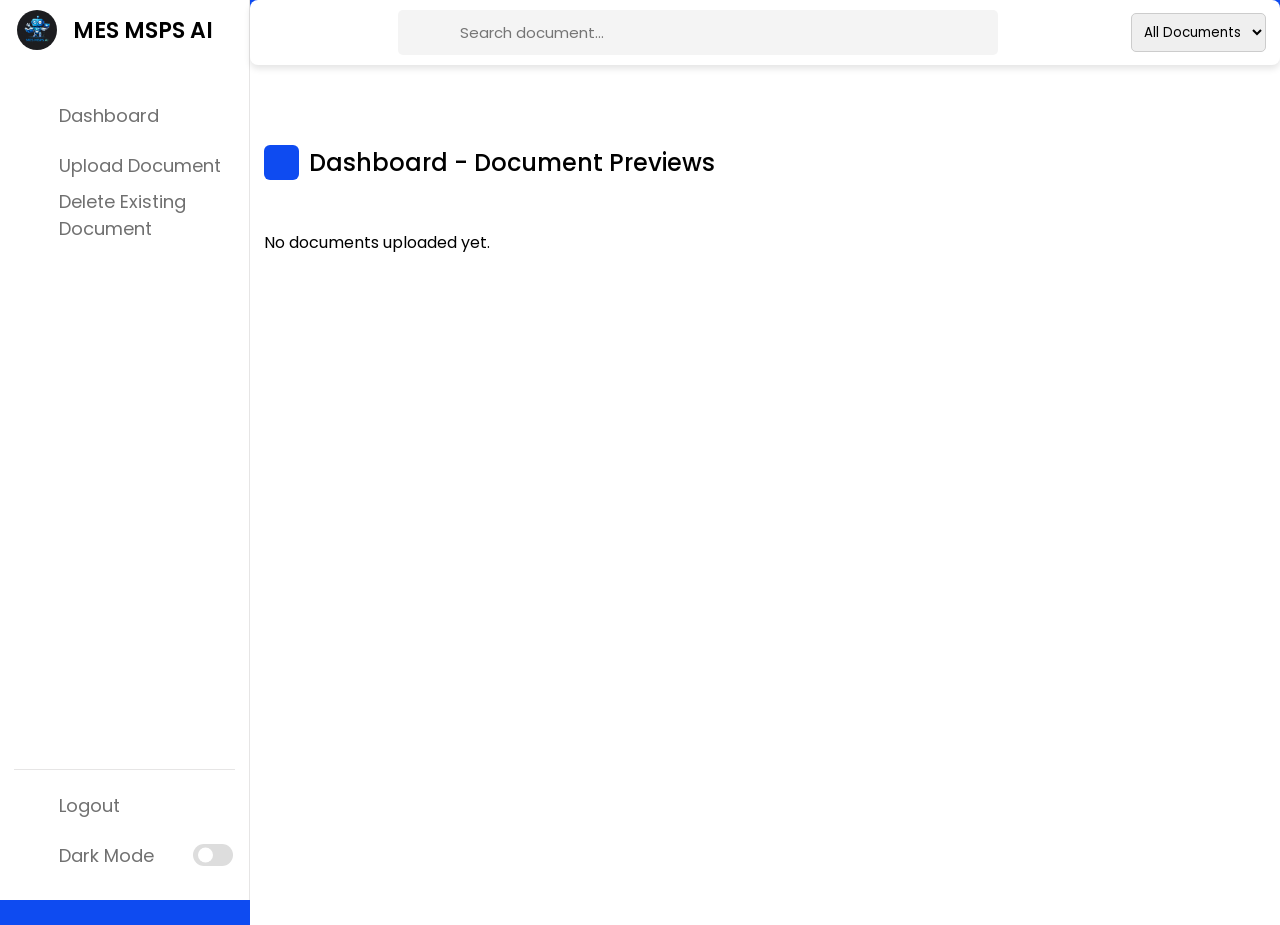
<file: AI_Campus_Assistant( RAG- Based )/admin2.html>
x   <!DOCTYPE html>
<html lang="en">
<head>
    <meta charset="UTF-8">
    <meta http-equiv="X-UA-Compatible" content="IE=edge">
    <meta name="viewport" content="width=device-width, initial-scale=1.0">

    <link rel="stylesheet" href="css/admin.css">
    <link rel="stylesheet" href="https://unicons.iconscout.com/release/v4.0.0/css/line.css">

    <title>MES MSPS AI Admin Dashboard</title>

    <style>
        /* CSS specifically for the new dynamic views */
        .view-section {
            display: none; /* Hidden by default */
            animation: fadeIn 0.3s ease-in-out;
        }
        .view-section.active {
            display: block; /* Show active section */
        }
        @keyframes fadeIn {
            from { opacity: 0; }
            to { opacity: 1; }
        }

        /* Top Bar Styling (Added Filter Support) */
        .top {
            display: flex;
            align-items: center;
            justify-content: space-between;
            background: #fff;
            padding: 10px 20px;
            border-radius: 8px;
            box-shadow: 0 4px 6px rgba(0,0,0,0.1);
            margin-bottom: 20px;
        }
        .top .search-box {
            display: flex;
            align-items: center;
            background: #f4f4f4;
            padding: 8px 12px;
            border-radius: 5px;
            flex-grow: 1;
            margin: 0 20px;
            max-width: 600px;
            min-width: 0;
        }
        .top .search-box i {
            margin-right: 8px;
            color: #666;
            font-size: 18px;
        }
        .top .search-box input {
            border: none;
            background: transparent;
            outline: none;
            margin: 0;
            width: 100%;
            flex-grow: 1;
            font-size: 15px;
        }
        .top .search-box .search-btn {
            background: transparent;
            border: none;
            color: #666;
            cursor: pointer;
            padding: 6px;
            border-radius: 3px;
            transition: background-color 0.2s;
            display: flex;
            align-items: center;
            justify-content: center;
        }
        .top .search-box .search-btn:hover {
            background-color: rgba(0,0,0,0.08);
        }
        .filter-box select {
            padding: 8px;
            border: 1px solid #ccc;
            border-radius: 5px;
            outline: none;
            cursor: pointer;
        }

        /* Document Grid & Previews */
        .doc-grid {
            display: grid;
            grid-template-columns: repeat(auto-fill, minmax(200px, 1fr));
            gap: 20px;
            margin-top: 20px;
        }
        .doc-card {
            background: #fff;
            padding: 10px;
            border-radius: 8px;
            box-shadow: 0 4px 6px rgba(0,0,0,0.1);
            text-align: center;
        }
        .doc-preview {
            width: 100%;
            height: 150px;
            object-fit: cover;
            border-radius: 4px;
            background-color: #f4f4f4;
            margin-bottom: 10px;
            border: none;
        }
        .doc-card p {
            font-size: 14px;
            white-space: nowrap;
            overflow: hidden;
            text-overflow: ellipsis;
        }
        
        /* Buttons & Forms */
        .btn {
            padding: 10px 15px;
            border: none;
            border-radius: 5px;
            cursor: pointer;
            color: #fff;
            margin-top: 10px;
            transition: 0.3s;
        }
        .btn-primary { background: #0e4bf1; }
        .btn-primary:hover { background: #0b3bc1; }
        .btn-danger { background: #e74c3c; }
        .btn-danger:hover { background: #c0392b; }
        
        .upload-container {
            margin-top: 20px;
            padding: 20px;
            background: #fff;
            border-radius: 8px;
            box-shadow: 0 4px 6px rgba(0,0,0,0.1);
        }
        #file-input { margin-bottom: 15px; }
        #temp-preview-container { margin-top: 15px; display: none; }

        /* Success Toast Animation */
        #toast {
            visibility: hidden;
            min-width: 250px;
            background-color: #2ecc71;
            color: #fff;
            text-align: center;
            border-radius: 5px;
            padding: 16px;
            position: fixed;
            z-index: 1000;
            left: 50%;
            bottom: 30px;
            transform: translateX(-50%);
            box-shadow: 0 4px 6px rgba(0,0,0,0.2);
            font-weight: bold;
        }
        #toast.show {
            visibility: visible;
            animation: slideUp 0.5s, fadeOut 0.5s 2.5s;
        }
        @keyframes slideUp {
            from {bottom: 0; opacity: 0;}
            to {bottom: 30px; opacity: 1;}
        }
        @keyframes fadeOut {
            from {bottom: 30px; opacity: 1;}
            to {bottom: 0; opacity: 0;}
        }
    </style>
</head>

<body>

<nav>
    <div class="logo-name">
        <div class="logo-image">
            <img src="images/logo.png" alt="MES MSPS AI Logo">
        </div>
        <span class="logo_name">MES MSPS AI</span>
    </div>

    <div class="menu-items">
        <ul class="nav-links">
            <li>
                <a href="#" onclick="switchView('dashboard')">
                    <i class="uil uil-estate"></i>
                    <span class="link-name">Dashboard</span>
                </a>
            </li>
            <li>
                <a href="#" onclick="switchView('upload')">
                    <i class="uil uil-upload"></i>
                    <span class="link-name">Upload Document</span>
                </a>
            </li>
            <li>
                <a href="#" onclick="switchView('delete')">
                    <i class="uil uil-trash"></i>
                    <span class="link-name">Delete Existing Document</span>
                </a>
            </li>
        </ul>

        <ul class="logout-mode">
            <li>
                <a href="index.html">
                    <i class="uil uil-signout"></i>
                    <span class="link-name">Logout</span>
                </a>
            </li>
            <li class="mode">
                <a href="#">
                    <i class="uil uil-moon"></i>
                    <span class="link-name">Dark Mode</span>
                </a>
                <div class="mode-toggle">
                    <span class="switch"></span>
                </div>
            </li>
        </ul>
    </div>
</nav>

<section class="dashboard">
    <div class="top">
        <i class="uil uil-bars sidebar-toggle"></i>
        
        <div class="search-box">
            <i class="uil uil-search"></i>
            <input type="text" id="search-input" placeholder="Search document...">
            <button type="button" onclick="filterDocuments()" class="search-btn">
                <i class="uil uil-search"></i>
            </button>
        </div>
        
        <div class="filter-box">
            <select id="doc-filter" onchange="filterDocuments()">
                <option value="all">All Documents</option>
                <option value="pdf">PDFs Only</option>
                <option href="#" value="image">View all notes</option>
            </select>
        </div>
    </div>

    <div class="dash-content">

        <div id="view-dashboard" class="view-section active">
            <div class="overview">
                <div class="title">
                    <i class="uil uil-tachometer-fast-alt"></i>
                    <span class="text">Dashboard - Document Previews</span>
                </div>
                <div id="dashboard-docs-list" class="doc-grid">
                    <p style="margin-top:20px;">No documents uploaded yet.</p>
                </div>
            </div>
        </div>

        <div id="view-upload" class="view-section">
            <div class="overview">
                <div class="title">
                    <i class="uil uil-upload"></i>
                    <span class="text">Upload New Document</span>
                </div>
                
                <div class="upload-container">
                    <input type="file" id="file-input" accept="image/*,application/pdf" onchange="previewSelectedFile(event)">
                    
                    <div id="temp-preview-container">
                        <p><strong>Preview:</strong></p>
                        <iframe id="temp-preview" class="doc-preview" src=""></iframe>
                    </div>

                    <button class="btn btn-primary" onclick="uploadDocument()">Upload to Server</button>
                </div>
            </div>
        </div>

        <div id="view-delete" class="view-section">
            <div class="overview">
                <div class="title">
                    <i class="uil uil-trash"></i>
                    <span class="text">Delete Documents</span>
                </div>
                <div id="delete-docs-list" class="doc-grid">
                    <p style="margin-top:20px;">No documents to delete.</p>
                </div>
            </div>
        </div>

    </div>
</section>

<div id="toast">Document uploaded successfully!</div>

<script>
    const SERVER_URL = 'http://127.0.0.1:5000';
    let uploadedDocuments = [];

    window.onload = () => {
        fetchDocuments();
    };

    function switchView(viewName) {
        document.querySelectorAll('.view-section').forEach(el => {
            el.classList.remove('active');
        });
        document.getElementById(`view-${viewName}`).classList.add('active');

        if(viewName === 'dashboard' || viewName === 'delete') {
            fetchDocuments(); 
        }
    }

    function previewSelectedFile(event) {
        const file = event.target.files[0];
        const previewContainer = document.getElementById('temp-preview-container');
        const previewElement = document.getElementById('temp-preview');

        if (file) {
            const fileURL = URL.createObjectURL(file);
            previewElement.src = fileURL;
            previewContainer.style.display = 'block';
        } else {
            previewContainer.style.display = 'none';
        }
    }

    // Displays the success toast animation
    function showSuccessToast(message) {
        const toast = document.getElementById("toast");
        toast.innerText = message;
        toast.classList.add("show");
        
        // Remove the class after 3 seconds so it can be triggered again
        setTimeout(() => {
            toast.classList.remove("show");
        }, 3000);
    }

    async function uploadDocument() {
        const fileInput = document.getElementById('file-input');
        const file = fileInput.files[0];

        if (!file) {
            alert("Please select a document first!");
            return;
        }

        const formData = new FormData();
        formData.append("file", file);

        try {
            const response = await fetch(`${SERVER_URL}/upload`, {
                method: 'POST',
                body: formData
            });

            if (response.ok) {
                // Trigger success animation instead of native alert
                showSuccessToast(`${file.name} uploaded successfully!`);
                
                // Reset form
                fileInput.value = '';
                document.getElementById('temp-preview-container').style.display = 'none';
                document.getElementById('temp-preview').src = '';

                // Switch back to dashboard and refresh the list
                switchView('dashboard');
            } else {
                alert("Failed to upload the document. Check your server.");
            }
        } catch (error) {
            console.error("Upload error:", error);
            alert("Could not connect to the server. Is Python running?");
        }
    }

    async function fetchDocuments() {
        try {
            const response = await fetch(`${SERVER_URL}/files`);
            if (response.ok) {
                uploadedDocuments = await response.json(); 
                filterDocuments(); // Apply any existing search/filters immediately
            }
        } catch (error) {
            console.error("Fetch error:", error);
        }
    }

    // New Function to handle Search and Filtering
    function filterDocuments() {
        const searchQuery = document.getElementById('search-input').value.toLowerCase();
        const filterType = document.getElementById('doc-filter').value;

        const filteredDocs = uploadedDocuments.filter(doc => {
            const matchesSearch = doc.name.toLowerCase().includes(searchQuery);
            let matchesType = true;

            // Simple check by extension
            if (filterType === 'pdf') {
                matchesType = doc.name.toLowerCase().endsWith('.pdf');
            } else if (filterType === 'image') {
                matchesType = doc.name.toLowerCase().match(/\.(jpg|jpeg|png|gif)$/i);
            }

            return matchesSearch && matchesType;
        });

        renderDashboard(filteredDocs);
        renderDeleteView(filteredDocs);
    }

    // Render functions now accept a list of docs (defaulting to the full list if none provided)
    function renderDashboard(docsToRender = uploadedDocuments) {
        const container = document.getElementById('dashboard-docs-list');
        container.innerHTML = ''; 

        if (docsToRender.length === 0) {
            container.innerHTML = '<p>No documents found.</p>';
            return;
        }

        docsToRender.forEach(doc => {
            container.innerHTML += `
                <div class="doc-card">
                    <iframe class="doc-preview" src="${doc.url}"></iframe>
                    <p title="${doc.name}">${doc.name}</p>
                </div>
            `;
        });
    }

    function renderDeleteView(docsToRender = uploadedDocuments) {
        const container = document.getElementById('delete-docs-list');
        container.innerHTML = ''; 

        if (docsToRender.length === 0) {
            container.innerHTML = '<p>No documents to delete.</p>';
            return;
        }

        docsToRender.forEach(doc => {
            container.innerHTML += `
                <div class="doc-card">
                    <iframe class="doc-preview" src="${doc.url}"></iframe>
                    <p title="${doc.name}">${doc.name}</p>
                    <button class="btn btn-danger" onclick="deleteDocument('${doc.name}')">Delete</button>
                </div>
            `;
        });
    }

    async function deleteDocument(filename) {
        if (confirm(`Are you sure you want to permanently delete ${filename}?`)) {
            try {
                const response = await fetch(`${SERVER_URL}/delete/${filename}`, {
                    method: 'DELETE'
                });

                if (response.ok) {
                    fetchDocuments();
                } else {
                    alert("Failed to delete the document.");
                }
            } catch (error) {
                console.error("Delete error:", error);
                alert("Could not connect to the server.");
            }
        }
    }
</script>

<script src="js/admin.js"></script>

</body>
</html>
</file>
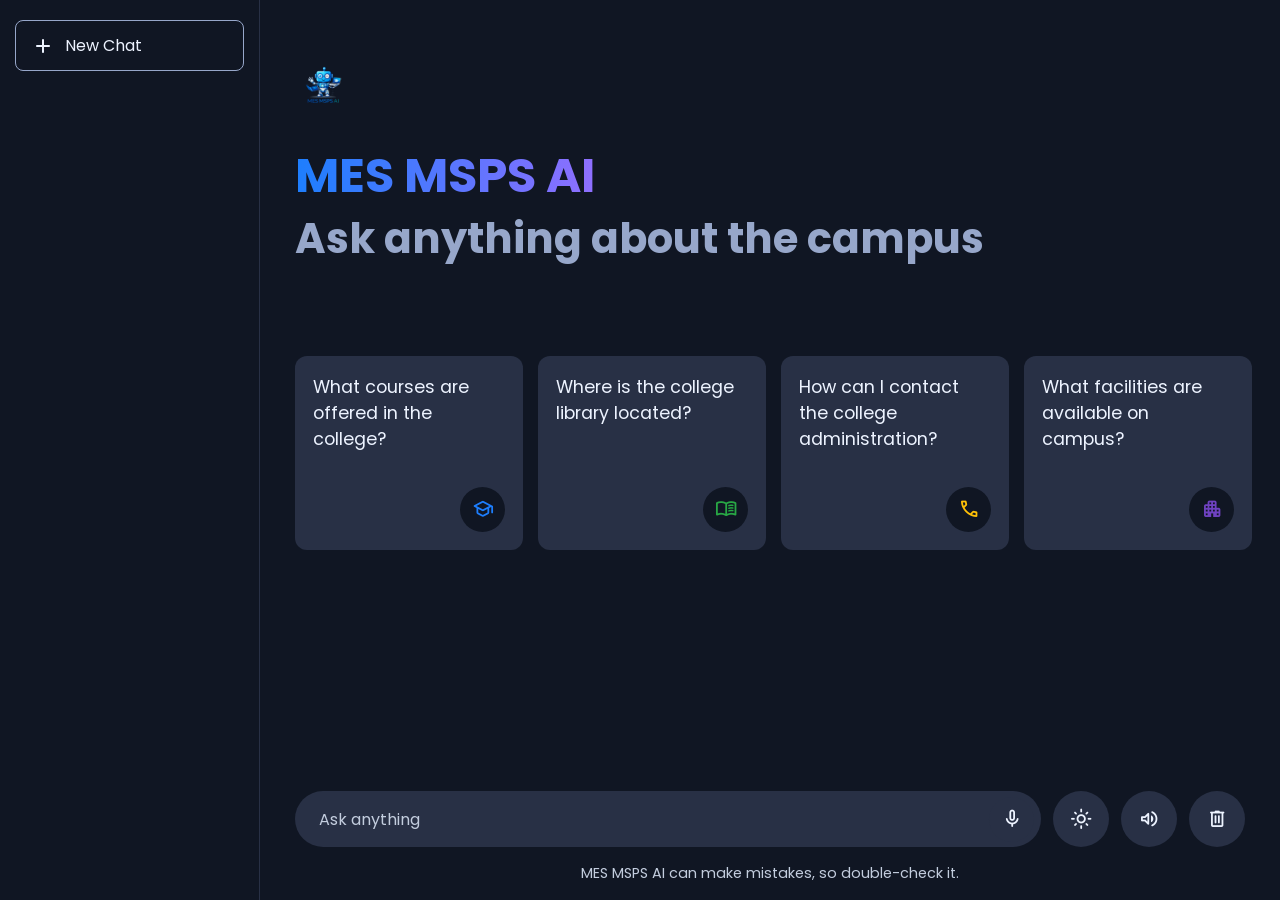
<file: AI_Campus_Assistant( RAG- Based )/chat.html>
<!DOCTYPE html>
<html lang="en">
  <head>
    <meta charset="UTF-8" />
    <meta name="viewport" content="width=device-width, initial-scale=1.0" />
    <title>MES MSPS AI Assistant</title>
    <link rel="stylesheet" href="https://fonts.googleapis.com/css2?family=Material+Symbols+Rounded:opsz,wght,FILL,GRAD@32,400,0,0" />
    <link rel="stylesheet" href="chat.css" />
  </head>
  <body>
    <aside class="sidebar">
      <button id="new-chat-btn" class="new-chat-btn">
        <span class="material-symbols-rounded">add</span>
        New Chat
      </button>
      <div class="chat-history-list">
        </div>
    </aside>

    <main class="main-content">
      <div class="container">
        <header class="app-header">
          <img class="header-logo" src="images/logo_project.png" alt="MES MSPS AI Logo" />
          <h1 class="heading">MES MSPS AI</h1>
          <h4 class="sub-heading">Ask anything about the campus</h4>
        </header>

        <ul class="suggestions">
          <li class="suggestions-item">
            <p class="text">What courses are offered in the college?</p>
            <span class="icon material-symbols-rounded">school</span>
          </li>
          <li class="suggestions-item">
            <p class="text">Where is the college library located?</p>
            <span class="icon material-symbols-rounded">menu_book</span>
          </li>
          <li class="suggestions-item">
            <p class="text">How can I contact the college administration?</p>
            <span class="icon material-symbols-rounded">call</span>
          </li>
          <li class="suggestions-item">
            <p class="text">What facilities are available on campus?</p>
            <span class="icon material-symbols-rounded">apartment</span>
          </li>
        </ul>

        <div class="chats-container"></div>

        <div class="prompt-container">
          <div class="prompt-wrapper">
            <form action="#" class="prompt-form">
              <input type="text" placeholder="Ask anything" class="prompt-input" required />
              <div class="prompt-actions">
                <button id="mic-btn" type="button" class="material-symbols-rounded" title="Voice input">mic</button>
                <button id="stop-response-btn" type="button" class="material-symbols-rounded">stop_circle</button>
                <button id="send-prompt-btn" class="material-symbols-rounded">arrow_upward</button>
              </div>
            </form>
            <button id="theme-toggle-btn" class="material-symbols-rounded">light_mode</button>
            <button id="voice-toggle-btn" class="material-symbols-rounded" title="Toggle voice output">volume_up</button>
            <button id="delete-chats-btn" class="material-symbols-rounded">delete</button>
          </div>
          <p class="disclaimer-text">MES MSPS AI can make mistakes, so double-check it.</p>
        </div>
      </div>
    </main>
    <script src="chat.js"></script>
  </body>
</html>
</file>
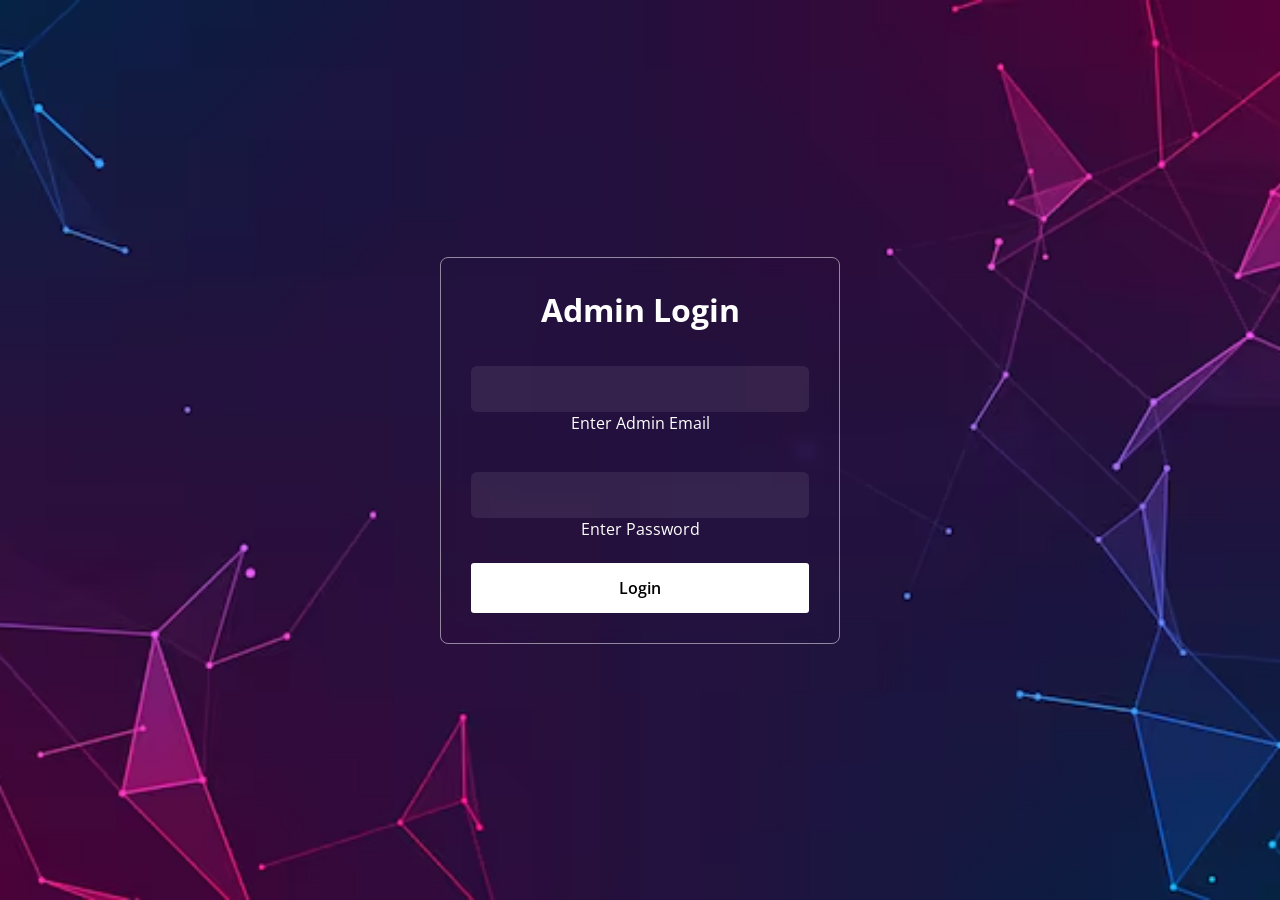
<file: AI_Campus_Assistant( RAG- Based )/login.html>
<!DOCTYPE html>
<html>
<head>
<meta charset="UTF-8">
<meta name="viewport" content="width=device-width, initial-scale=1.0">
<title>Admin Login</title>
<link rel="stylesheet" href="css/login.css">
</head>

<body>

<div class="wrapper">

<form id="loginForm">

<h2>Admin Login</h2>

<div class="input-field">
<input type="email" id="email" required>
<label>Enter Admin Email</label>
</div>

<div class="input-field">
<input type="password" id="password" required>
<label>Enter Password</label>
</div>

<button type="submit">Login</button>

</form>

</div>

<script>

document.getElementById("loginForm").addEventListener("submit", function(e){

e.preventDefault();

let email = document.getElementById("email").value;
let password = document.getElementById("password").value;

const ADMIN_EMAIL = "admin@mescollege.com";
const ADMIN_PASSWORD = "admin123";

if(email === ADMIN_EMAIL && password === ADMIN_PASSWORD){

window.location.href = "admin2.html";

}
else{

alert("Invalid Email or Password");

}

});

</script>

</body>
</html>
</file>
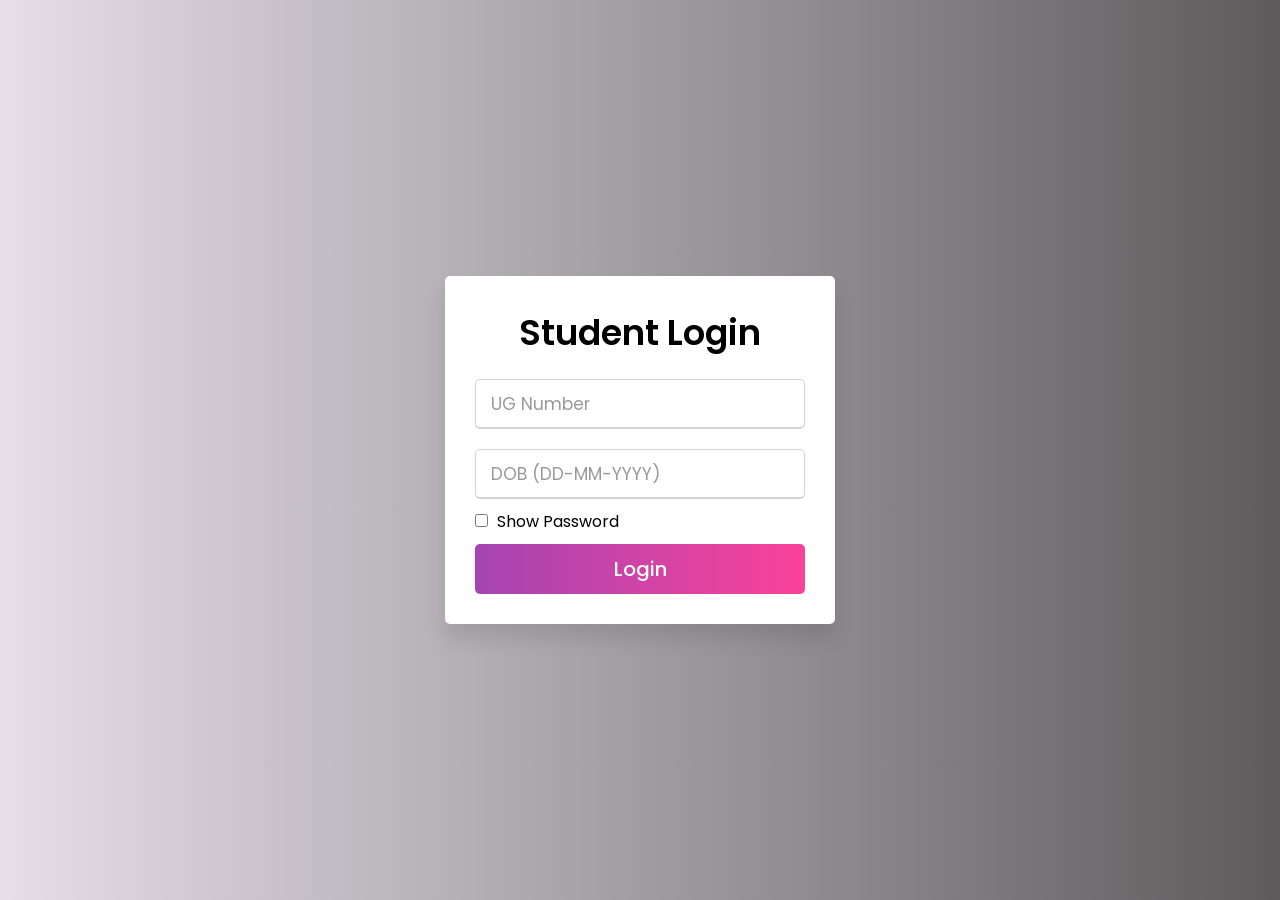
<file: AI_Campus_Assistant( RAG- Based )/student.html>
<!DOCTYPE html>
<html lang="en" dir="ltr">
<head>
   <meta charset="utf-8">
   <title>Student Login</title>
   <link rel="stylesheet" href="css/student.css">
   <meta name="viewport" content="width=device-width, initial-scale=1.0">
</head>
<body>
   <div class="wrapper">
      <div class="title-text">
         <div class="title login">
            Student Login
         </div>
      </div>

      

         <div class="form-inner">
            <!-- LOGIN FORM -->
            <form action="#" class="login" onsubmit="return validateLogin()">
   <div class="field">
      <input type="text" id="ug" placeholder="UG Number" required>
   </div>

   <div class="field">
      <input type="password" id="password" placeholder="DOB (DD-MM-YYYY)" required>
   </div>

   <!-- SHOW PASSWORD -->
   <div style="margin-top:10px;">
      <input type="checkbox" onclick="togglePassword()"> Show Password
   </div>

   <!-- ERROR MESSAGE -->
   <p id="errorMsg" style="color:red; margin-top:10px;"></p>

   <!-- SUBMIT BUTTON -->
   <div class="btn">
      <div class="btn-layer"></div>
      <input type="submit" value="Login">
   </div>
</form>
         </div>
      </div>
   </div>

   <script>
     function togglePassword() {
   const pass = document.getElementById("password");
   pass.type = pass.type === "password" ? "text" : "password";
}

function validateLogin() {
   const ug = document.getElementById("ug").value.trim();
   const password = document.getElementById("password").value.trim();
   const errorMsg = document.getElementById("errorMsg");

   errorMsg.innerText = "";

   // FORMAT VALIDATION
   const ugPattern = /^U\d{2}[A-Z]{2}\d{2}S\d{4}$/;
   const dobPattern = /^\d{2}-\d{2}-\d{4}$/;

   if (!ugPattern.test(ug)) {
      errorMsg.innerText = "Invalid UG format!";
      return false;
   }

   if (!dobPattern.test(password)) {
      errorMsg.innerText = "DOB must be in DD-MM-YYYY format!";
      return false;
   }

   const students = [
      { ug: "U06ME23S0077", dob: "31-03-2006" },
      { ug: "U06ME23SOO69", dob: "04-03-2006" },
      { ug: "U06ME23S0056", dob: "18-08-2005" }
   ];

   const student = students.find(s => s.ug === ug && s.dob === password);

   if (student) {
      errorMsg.style.color = "green";
      errorMsg.innerText = "Login Successful!";
      // Redirect to Google Drive link
      setTimeout(() => {
         window.location.href = "https://drive.google.com/drive/folders/17DnpjSB48an0Npt3doroSqGFjQwM0OBq?usp=sharing";
      }, 1000);
   } else {
      errorMsg.style.color = "red";
      errorMsg.innerText = "Invalid UG Number or Password!";
   }

   return false;
}
      
   </script>
</body>
</html>
</file>
<file: AI_Campus_Assistant( RAG- Based )/css/admin.css>
/* ===== Google Font Import - Poppins ===== */
@import url('https://fonts.googleapis.com/css2?family=Poppins:wght@200;300;400;500;600&display=swap');
*{
    margin: 0;
    padding: 0;
    box-sizing: border-box;
    font-family: 'Poppins', sans-serif;
}
:root{
    /* ===== Colors ===== */
    --primary-color: #0E4BF1;
    --panel-color: #FFF;
    --text-color: #000;
    --black-light-color: #707070;
    --border-color: #e6e5e5;
    --toggle-color: #DDD;
    --box1-color: #4DA3FF;
    --box2-color: #FFE6AC;
    --box3-color: #E7D1FC;
    --title-icon-color: #fff;
    
    /* ====== Transition ====== */
    --tran-05: all 0.5s ease;
    --tran-03: all 0.3s ease;
    --tran-03: all 0.2s ease;
}
body{
    min-height: 100vh;
    background-color: var(--primary-color);
}
body.dark{
    --primary-color: #3A3B3C;
    --panel-color: #242526;
    --text-color: #CCC;
    --black-light-color: #CCC;
    --border-color: #4D4C4C;
    --toggle-color: #FFF;
    --box1-color: #3A3B3C;
    --box2-color: #3A3B3C;
    --box3-color: #3A3B3C;
    --title-icon-color: #CCC;
}
/* === Custom Scroll Bar CSS === */
::-webkit-scrollbar {
    width: 8px;
}
::-webkit-scrollbar-track {
    background: #f1f1f1;
}
::-webkit-scrollbar-thumb {
    background: var(--primary-color);
    border-radius: 12px;
    transition: all 0.3s ease;
}
::-webkit-scrollbar-thumb:hover {
    background: #0b3cc1;
}
body.dark::-webkit-scrollbar-thumb:hover,
body.dark .activity-data::-webkit-scrollbar-thumb:hover{
    background: #3A3B3C;
}
nav{
    position: fixed;
    top: 0;
    left: 0;
    height: 100%;
    width: 250px;
    padding: 10px 14px;
    background-color: var(--panel-color);
    border-right: 1px solid var(--border-color);
    transition: var(--tran-05);
}
nav.close{
    width: 73px;
}
nav .logo-name{
    display: flex;
    align-items: center;
}
nav .logo-image{
    display: flex;
    justify-content: center;
    min-width: 45px;
}
nav .logo-image img{
    width: 40px;
    object-fit: cover;
    border-radius: 50%;
}
nav .logo-name .logo_name{
    font-size: 22px;
    font-weight: 600;
    color: var(--text-color);
    margin-left: 14px;
    transition: var(--tran-05);
}
nav.close .logo_name{
    opacity: 0;
    pointer-events: none;
}
nav .menu-items{
    margin-top: 40px;
    height: calc(100% - 90px);
    display: flex;
    flex-direction: column;
    justify-content: space-between;
}
.menu-items li{
    list-style: none;
}
.menu-items li a{
    display: flex;
    align-items: center;
    height: 50px;
    text-decoration: none;
    position: relative;
}
.nav-links li a:hover:before{
    content: "";
    position: absolute;
    left: -7px;
    height: 5px;
    width: 5px;
    border-radius: 50%;
    background-color: var(--primary-color);
}
body.dark li a:hover:before{
    background-color: var(--text-color);
}
.menu-items li a i{
    font-size: 24px;
    min-width: 45px;
    height: 100%;
    display: flex;
    align-items: center;
    justify-content: center;
    color: var(--black-light-color);
}
.menu-items li a .link-name{
    font-size: 18px;
    font-weight: 400;
    color: var(--black-light-color);    
    transition: var(--tran-05);
}
nav.close li a .link-name{
    opacity: 0;
    pointer-events: none;
}
.nav-links li a:hover i,
.nav-links li a:hover .link-name{
    color: var(--primary-color);
}
body.dark .nav-links li a:hover i,
body.dark .nav-links li a:hover .link-name{
    color: var(--text-color);
}
.menu-items .logout-mode{
    padding-top: 10px;
    border-top: 1px solid var(--border-color);
}
.menu-items .mode{
    display: flex;
    align-items: center;
    white-space: nowrap;
}
.menu-items .mode-toggle{
    position: absolute;
    right: 14px;
    height: 50px;
    min-width: 45px;
    display: flex;
    align-items: center;
    justify-content: center;
    cursor: pointer;
}
.mode-toggle .switch{
    position: relative;
    display: inline-block;
    height: 22px;
    width: 40px;
    border-radius: 25px;
    background-color: var(--toggle-color);
}
.switch:before{
    content: "";
    position: absolute;
    left: 5px;
    top: 50%;
    transform: translateY(-50%);
    height: 15px;
    width: 15px;
    background-color: var(--panel-color);
    border-radius: 50%;
    transition: var(--tran-03);
}
body.dark .switch:before{
    left: 20px;
}
.dashboard{
    position: relative;
    left: 250px;
    background-color: var(--panel-color);
    min-height: 100vh;
    width: calc(100% - 250px);
    padding: 10px 14px;
    transition: var(--tran-05);
}
nav.close ~ .dashboard{
    left: 73px;
    width: calc(100% - 73px);
}
.dashboard .top{
    position: fixed;
    top: 0;
    left: 250px;
    display: flex;
    width: calc(100% - 250px);
    justify-content: space-between;
    align-items: center;
    padding: 10px 14px;
    background-color: var(--panel-color);
    transition: var(--tran-05);
    z-index: 10;
}
nav.close ~ .dashboard .top{
    left: 73px;
    width: calc(100% - 73px);
}
.dashboard .top .sidebar-toggle{
    font-size: 26px;
    color: var(--text-color);
    cursor: pointer;
}
.dashboard .top .search-box{
    position: relative;
    height: 45px;
    max-width: 600px;
    width: 100%;
    margin: 0 30px;
}
.top .search-box input{
    position: absolute;
    border: 1px solid var(--border-color);
    background-color: var(--panel-color);
    padding: 0 25px 0 50px;
    border-radius: 5px;
    height: 100%;
    width: 100%;
    color: var(--text-color);
    font-size: 15px;
    font-weight: 400;
    outline: none;
}
.top .search-box i{
    position: absolute;
    left: 15px;
    font-size: 22px;
    z-index: 10;
    top: 50%;
    transform: translateY(-50%);
    color: var(--black-light-color);
}
.top img{
    width: 40px;
    border-radius: 50%;
}
.dashboard .dash-content{
    padding-top: 50px;
}
.dash-content .title{
    display: flex;
    align-items: center;
    margin: 60px 0 30px 0;
}
.dash-content .title i{
    position: relative;
    height: 35px;
    width: 35px;
    background-color: var(--primary-color);
    border-radius: 6px;
    color: var(--title-icon-color);
    display: flex;
    align-items: center;
    justify-content: center;
    font-size: 24px;
}
.dash-content .title .text{
    font-size: 24px;
    font-weight: 500;
    color: var(--text-color);
    margin-left: 10px;
}
.dash-content .boxes{
    display: flex;
    align-items: center;
    justify-content: space-between;
    flex-wrap: wrap;
}
.dash-content .boxes .box{
    display: flex;
    flex-direction: column;
    align-items: center;
    border-radius: 12px;
    width: calc(100% / 3 - 15px);
    padding: 15px 20px;
    background-color: var(--box1-color);
    transition: var(--tran-05);
}
.boxes .box i{
    font-size: 35px;
    color: var(--text-color);
}
.boxes .box .text{
    white-space: nowrap;
    font-size: 18px;
    font-weight: 500;
    color: var(--text-color);
}
.boxes .box .number{
    font-size: 40px;
    font-weight: 500;
    color: var(--text-color);
}
.boxes .box.box2{
    background-color: var(--box2-color);
}
.boxes .box.box3{
    background-color: var(--box3-color);
}
.dash-content .activity .activity-data{
    display: flex;
    justify-content: space-between;
    align-items: center;
    width: 100%;
}
.activity .activity-data{
    display: flex;
}
.activity-data .data{
    display: flex;
    flex-direction: column;
    margin: 0 15px;
}
.activity-data .data-title{
    font-size: 20px;
    font-weight: 500;
    color: var(--text-color);
}
.activity-data .data .data-list{
    font-size: 18px;
    font-weight: 400;
    margin-top: 20px;
    white-space: nowrap;
    color: var(--text-color);
}
@media (max-width: 1000px) {
    nav{
        width: 73px;
    }
    nav.close{
        width: 250px;
    }
    nav .logo_name{
        opacity: 0;
        pointer-events: none;
    }
    nav.close .logo_name{
        opacity: 1;
        pointer-events: auto;
    }
    nav li a .link-name{
        opacity: 0;
        pointer-events: none;
    }
    nav.close li a .link-name{
        opacity: 1;
        pointer-events: auto;
    }
    nav ~ .dashboard{
        left: 73px;
        width: calc(100% - 73px);
    }
    nav.close ~ .dashboard{
        left: 250px;
        width: calc(100% - 250px);
    }
    nav ~ .dashboard .top{
        left: 73px;
        width: calc(100% - 73px);
    }
    nav.close ~ .dashboard .top{
        left: 250px;
        width: calc(100% - 250px);
    }
    .activity .activity-data{
        overflow-X: scroll;
    }
}
@media (max-width: 780px) {
    .dash-content .boxes .box{
        width: calc(100% / 2 - 15px);
        margin-top: 15px;
    }
}
@media (max-width: 560px) {
    .dash-content .boxes .box{
        width: 100% ;
    }
}
@media (max-width: 400px) {
    nav{
        width: 0px;
    }
    nav.close{
        width: 73px;
    }
    nav .logo_name{
        opacity: 0;
        pointer-events: none;
    }
    nav.close .logo_name{
        opacity: 0;
        pointer-events: none;
    }
    nav li a .link-name{
        opacity: 0;
        pointer-events: none;
    }
    nav.close li a .link-name{
        opacity: 0;
        pointer-events: none;
    }
    nav ~ .dashboard{
        left: 0;
        width: 100%;
    }
    nav.close ~ .dashboard{
        left: 73px;
        width: calc(100% - 73px);
    }
    nav ~ .dashboard .top{
        left: 0;
        width: 100%;
    }
    nav.close ~ .dashboard .top{
        left: 0;
        width: 100%;
    }
}
</file>
<file: AI_Campus_Assistant( RAG- Based )/chat.css>
/* Import Google Font - Poppins */
@import url("https://fonts.googleapis.com/css2?family=Poppins:wght@400;500;600&display=swap");

* {
  margin: 0;
  padding: 0;
  box-sizing: border-box;
  font-family: "Poppins", sans-serif;
}

:root {
  /* Dark theme colors */
  --text-color: #edf3ff;
  --subheading-color: #97a7ca;
  --placeholder-color: #c3cdde;
  --primary-color: #101623;
  --secondary-color: #283045;
  --secondary-hover-color: #333e58;
  --scrollbar-color: #626a7f;
}

body.light-theme {
  /* Light theme colors */
  --text-color: #090c13;
  --subheading-color: #7b8cae;
  --placeholder-color: #606982;
  --primary-color: #f3f7ff;
  --secondary-color: #dce6f9;
  --secondary-hover-color: #d2ddf2;
  --scrollbar-color: #a2aac2;
}

body {
  color: var(--text-color);
  background: var(--primary-color);
  display: flex;
  height: 100vh;
  overflow: hidden;
}

/* Sidebar Styles */
.sidebar {
  width: 260px;
  background: var(--primary-color);
  border-right: 1px solid var(--secondary-color);
  display: flex;
  flex-direction: column;
  padding: 20px 15px;
  gap: 20px;
  transition: 0.3s ease;
}

.new-chat-btn {
  display: flex;
  align-items: center;
  gap: 10px;
  width: 100%;
  padding: 12px 15px;
  background: transparent;
  border: 1px solid var(--subheading-color);
  color: var(--text-color);
  border-radius: 8px;
  cursor: pointer;
  font-size: 1rem;
  transition: 0.2s ease;
}

.new-chat-btn:hover {
  background: var(--secondary-color);
}

.history-item {
  padding: 12px;
  border-radius: 8px;
  cursor: pointer;
  color: var(--text-color);
  font-size: 0.95rem;
  display: flex;
  align-items: center;
  justify-content: space-between;
  transition: 0.2s ease;
  position: relative;
}

.history-item:hover, .history-item.active {
  background: var(--secondary-color);
}

/* --- NEW HISTORY MENU STYLES --- */
.chat-info {
  display: flex;
  align-items: center;
  gap: 10px;
  flex-grow: 1;
  overflow: hidden;
}

.chat-info .chat-title {
  white-space: nowrap;
  overflow: hidden;
  text-overflow: ellipsis;
}

.chat-info .material-symbols-rounded {
  font-size: 1.2rem;
  flex-shrink: 0;
}

.pin-icon {
  font-size: 1rem !important;
  color: var(--subheading-color);
}

.chat-menu {
  position: relative;
  display: flex;
  align-items: center;
}

.menu-btn {
  background: transparent;
  border: none;
  color: var(--text-color);
  cursor: pointer;
  opacity: 0; /* Hidden by default */
  transition: 0.2s;
  padding: 2px;
  border-radius: 4px;
}

/* Show menu button on hover or when dropdown is open */
.history-item:hover .menu-btn, .dropdown-menu.show ~ .menu-btn {
  opacity: 1;
}

.menu-btn:hover {
  background: var(--secondary-hover-color);
}

.dropdown-menu {
  display: none;
  position: absolute;
  right: 0;
  top: 100%;
  background: var(--primary-color);
  border: 1px solid var(--secondary-hover-color);
  border-radius: 8px;
  padding: 5px;
  z-index: 100;
  min-width: 140px;
  box-shadow: 0 4px 10px rgba(0,0,0,0.3);
}

.dropdown-menu.show {
  display: flex;
  flex-direction: column;
}

.dropdown-menu button {
  background: transparent;
  border: none;
  color: var(--text-color);
  padding: 8px 10px;
  display: flex;
  align-items: center;
  gap: 10px;
  border-radius: 4px;
  cursor: pointer;
  font-size: 0.9rem;
  text-align: left;
}

.dropdown-menu button:hover {
  background: var(--secondary-color);
}

.dropdown-menu button .material-symbols-rounded {
  font-size: 1.1rem;
}

.dropdown-menu .delete-btn {
  color: #d62939;
}

.dropdown-menu .delete-btn .material-symbols-rounded {
  color: #d62939;
}
/* Main Content Styles */
.main-content {
  flex-grow: 1;
  position: relative;
  height: 100vh;
  display: flex;
  flex-direction: column;
}

.container {
  overflow-y: auto;
  padding: 32px 0 60px;
  height: calc(100vh - 127px);
  scrollbar-color: var(--scrollbar-color) transparent;
}

.container :where(.app-header, .suggestions, .message, .prompt-wrapper) {
  position: relative;
  margin: 0 auto;
  width: 100%;
  padding: 0 20px;
  max-width: 990px;
}

.container .app-header {
  margin-top: 3vh;
}

.app-header .heading {
  width: fit-content;
  font-size: 3rem;
  background: linear-gradient(to right, #1d7efd, #8f6fff);
  background-clip: text;  
  -webkit-text-fill-color: transparent;
}

.app-header .header-logo {
  width: 56px;
  margin-bottom: 18px;
}

.app-header .sub-heading {
  font-size: 2.6rem;
  margin-top: -5px;
  color: var(--subheading-color);
}

.container .suggestions {
  width: 100%;
  list-style: none;
  display: flex;
  gap: 15px;
  margin-top: 9.5vh;
  overflow-x: auto;
  scroll-snap-type: x mandatory;
  scrollbar-width: none;
}

body.chats-active .container :where(.app-header, .suggestions) {
  display: none;
}

.suggestions .suggestions-item {
  cursor: pointer;
  padding: 18px;
  width: 228px;
  flex-shrink: 0;
  display: flex;
  scroll-snap-align: center;
  flex-direction: column;
  align-items: flex-end;
  border-radius: 12px;
  justify-content: space-between;
  background: var(--secondary-color);
  transition: 0.3s ease;
}

.suggestions .suggestions-item:hover {
  background: var(--secondary-hover-color);
}

.suggestions .suggestions-item .text {
  font-size: 1.1rem;
}

.suggestions .suggestions-item .icon {
  width: 45px;
  height: 45px;
  display: flex;
  font-size: 1.4rem;
  margin-top: 35px;
  align-self: flex-end;
  align-items: center;
  border-radius: 50%;
  justify-content: center;
  color: #1d7efd;
  background: var(--primary-color);
}

.suggestions .suggestions-item:nth-child(2) .icon { color: #28a745; }
.suggestions .suggestions-item:nth-child(3) .icon { color: #ffc107; }
.suggestions .suggestions-item:nth-child(4) .icon { color: #6f42c1; }

.container .chats-container {
  display: flex;
  gap: 20px;
  flex-direction: column;
  padding-bottom: 20px;
}

.chats-container .message {
  display: flex;
  gap: 11px;
  align-items: center;
}

.chats-container .message .avatar {
  width: 43px;
  height: 43px;
  flex-shrink: 0;
  align-self: flex-start;
  border-radius: 50%;
  padding: 6px;
  margin-right: -7px;
  background: var(--secondary-color);
  border: 1px solid var(--secondary-hover-color);
}

.chats-container .message.loading .avatar {
  animation: rotate 3s linear infinite;
}

@keyframes rotate {
  100% { transform: rotate(360deg); }
}

.chats-container .message .message-text {
  padding: 3px 16px;
  word-wrap: break-word;
  white-space: pre-line;
}

.chats-container .bot-message {
  margin: 9px auto;
}

.chats-container .user-message {
  flex-direction: column;
  align-items: flex-end;
}

.chats-container .user-message .message-text {
  padding: 12px 16px;
  max-width: 75%;
  background: var(--secondary-color);
  border-radius: 13px 13px 3px 13px;
}

.container .prompt-container {
  position: absolute;
  width: 100%;
  left: 0;
  bottom: 0;
  padding: 16px 0;
  background: var(--primary-color);
}

.prompt-container :where(.prompt-wrapper, .prompt-form, .prompt-actions) {
  display: flex;
  gap: 12px;
  height: 56px;
  align-items: center;
}

.prompt-container .prompt-form {
  height: 100%;
  width: 100%;
  border-radius: 130px;
  background: var(--secondary-color);
}

.prompt-form .prompt-input {
  width: 100%;
  height: 100%;
  background: none;
  outline: none;
  border: none;
  font-size: 1rem;
  color: var(--text-color);
  padding-left: 24px;
}

.prompt-form .prompt-input::placeholder {
  color: var(--placeholder-color);
}

.prompt-wrapper button {
  width: 56px;
  height: 100%;
  flex-shrink: 0;
  cursor: pointer;
  border-radius: 50%;
  font-size: 1.4rem;
  border: none;
  color: var(--text-color);
  background: var(--secondary-color);
  transition: 0.3s ease;
}

.prompt-wrapper :is(button:hover, #cancel-file-btn, .file-icon) {
  background: var(--secondary-hover-color);
}

.prompt-form .prompt-actions {
  gap: 5px;
  margin-right: 7px;
}

.prompt-wrapper .prompt-form :where(.file-upload-wrapper, button, img) {
  position: relative;
  height: 45px;
  width: 45px;
}

.prompt-form .prompt-actions #send-prompt-btn {
  color: #fff;
  display: none;
  background: #1d7efd;
}

.prompt-form .prompt-input:valid~.prompt-actions #send-prompt-btn {
  display: block;
}

.prompt-form #send-prompt-btn:hover {
  background: #0264e3;
}

.prompt-form .file-upload-wrapper :where(button, img) {
  display: none;
  border-radius: 50%;
  object-fit: cover;
  position: absolute;
}

.prompt-form .file-upload-wrapper.active #add-file-btn { display: none; }
.prompt-form .file-upload-wrapper #add-file-btn,
.prompt-form .file-upload-wrapper.active.img-attached img,
.prompt-form .file-upload-wrapper.active.file-attached .file-icon,
.prompt-form .file-upload-wrapper.active:hover #cancel-file-btn {
  display: block;
}

.prompt-form :is(#stop-response-btn:hover, #cancel-file-btn) {
  color: #d62939;
}

.prompt-wrapper .prompt-form .file-icon { color: #1d7efd; }
.prompt-form #stop-response-btn, body.bot-responding .prompt-form .file-upload-wrapper { display: none; }
body.bot-responding .prompt-form #stop-response-btn { display: block; }

.prompt-container .disclaimer-text {
  font-size: 0.9rem;
  text-align: center;
  padding: 16px 20px 0;
  color: var(--placeholder-color);
}

/* Responsive media query code */
@media (max-width: 768px) {
  .sidebar {
    position: absolute;
    left: -260px; /* Hide sidebar by default on mobile */
    z-index: 100;
    height: 100%;
  }
  
  /* You can add a class toggle via JS to show sidebar on mobile if needed */
  .sidebar.show { left: 0; }
  
  .main-content {
    width: 100%;
  }

  .container {
    padding: 20px 0 100px;
  }
  
  .app-header :is(.heading, .sub-heading) {
    font-size: 2rem;
    line-height: 1.4;
  }
  
  .app-header .sub-heading {
    font-size: 1.7rem;
  }
  
  .container .chats-container {
    gap: 15px;
  }
  
  .chats-container .bot-message {
    margin: 4px auto;
  }
  
  .prompt-container :where(.prompt-wrapper, .prompt-form, .prompt-actions) {
    gap: 8px;
    height: 53px;
  }
  
  .prompt-container button {
    width: 53px;
  }
  
  .prompt-form :is(.file-upload-wrapper, button, img) {
    height: 42px;
    width: 42px;
  }
  
  .prompt-form .prompt-input {
    padding-left: 20px;
  }
  
  .prompt-form .file-upload-wrapper.active #cancel-file-btn {
    opacity: 0;
  }
  
  .prompt-wrapper.hide-controls :where(#theme-toggle-btn, #delete-chats-btn) {
    display: none;
  }
}
</file>
<file: AI_Campus_Assistant( RAG- Based )/css/login.css>
@import url("https://fonts.googleapis.com/css2?family=Open+Sans:wght@200;300;400;500;600;700&display=swap");
* {
  margin: 0;
  padding: 0;
  box-sizing: border-box;
  font-family: "Open Sans", sans-serif;
}
body {
  display: flex;
  align-items: center;
  justify-content: center;
  min-height: 100vh;
  width: 100%;
  padding: 0 10px;
}
body::before {
  content: "";
  position: absolute;
  width: 100%;
  height: 100%;
  background: url("../images/login-hero-bg.jpg"), #000;
  background-position: center;
  background-size: cover;
}
.wrapper {
  width: 400px;
  border-radius: 8px;
  padding: 30px;
  text-align: center;
  border: 1px solid rgba(255, 255, 255, 0.5);
  backdrop-filter: blur(8px);
  -webkit-backdrop-filter: blur(8px);
}
form {
  display: flex;
  flex-direction: column;
}
h2 {
  font-size: 2rem;
  margin-bottom: 20px;
  color: #fff;
}
.input-field {
  position: relative;
  margin: 15px 0;
}
.input-field label {
  display: block;
  margin-bottom: 8px;
  color: #fff;
  font-size: 16px;
  pointer-events: none;
}
.input-field input {
  width: 100%;
  min-height: 40px;
  background: rgba(255, 255, 255, 0.08);
  border: none;
  outline: none;
  font-size: 16px;
  color: #fff;
  padding: 12px 14px;
  border-radius: 6px;
}
.input-field input:focus {
  box-shadow: inset 0 0 0 1px rgba(255, 255, 255, 0.7);
}
.forget {
  display: flex;
  align-items: center;
  justify-content: space-between;
  margin: 25px 0 35px 0;
  color: #fff;
}
#remember {
  accent-color: #fff;
}
.forget label {
  display: flex;
  align-items: center;
}
.forget label p {
  margin-left: 8px;
}
.wrapper a {
  color: #efefef;
  text-decoration: none;
}
.wrapper a:hover {
  text-decoration: underline;
}
button {
  background: #fff;
  color: #000;
  font-weight: 600;
  border: none;
  padding: 12px 20px;
  cursor: pointer;
  border-radius: 3px;
  font-size: 16px;
  border: 2px solid transparent;
  transition: 0.3s ease;
}
button:hover {
  color: #fff;
  border-color: #fff;
  background: rgba(255, 255, 255, 0.15);
}
.register {
  text-align: center;
  margin-top: 30px;
  color: #fff;
}
</file>
<file: AI_Campus_Assistant( RAG- Based )/css/student.css>
@import url('https://fonts.googleapis.com/css?family=Poppins:400,500,600,700&display=swap');
*{
  margin: 0;
  padding: 0;
  box-sizing: border-box;
  font-family: 'Poppins', sans-serif;
}
html,body{
  display: grid;
  height: 100%;
  width: 100%;
  place-items: center;
  background: -webkit-linear-gradient(left, #e6dee8, #5d5b5c);
}
::selection{
  background: #fa4299;
  color: #fff;
}
.wrapper{
  overflow: hidden;
  max-width: 390px;
  background: #fff;
  padding: 30px;
  border-radius: 5px;
  box-shadow: 0px 15px 20px rgba(0,0,0,0.1);
}
.wrapper .title-text{
  display: flex;
  width: 200%;
}
.wrapper .title{
  width: 50%;
  font-size: 35px;
  font-weight: 600;
  text-align: center;
  transition: all 0.6s cubic-bezier(0.68,-0.55,0.265,1.55);
}
.wrapper .slide-controls{
  position: relative;
  display: flex;
  height: 50px;
  width: 100%;
  overflow: hidden;
  margin: 30px 0 10px 0;
  justify-content: space-between;
  border: 1px solid lightgrey;
  border-radius: 5px;
}
.slide-controls .slide{
  height: 100%;
  width: 100%;
  color: #fff;
  font-size: 18px;
  font-weight: 500;
  text-align: center;
  line-height: 48px;
  cursor: pointer;
  z-index: 1;
  transition: all 0.6s ease;
}


.slide-controls .slider-tab{
  position: absolute;
  height: 100%;
  width: 100%;
  left: 0;
  z-index: 0;
  border-radius: 5px;
  background: -webkit-linear-gradient(left, #a445b2, #fa4299);
  transition: all 0.6s cubic-bezier(0.68,-0.55,0.265,1.55);
}
input[type="radio"]{
  display: none;
}


#login:checked ~ label.login{
  cursor: default;
  user-select: none;
}
.wrapper .form-container{
  width: 100%;
  overflow: hidden;
}
.form-container .form-inner{
  display: flex;
  width: 200%;
}
.form-container .form-inner form{
  width: 50%;
  transition: all 0.6s cubic-bezier(0.68,-0.55,0.265,1.55);
}
.form-inner form .field{
  height: 50px;
  width: 100%;
  margin-top: 20px;
}
.form-inner form .field input{
  height: 100%;
  width: 100%;
  outline: none;
  padding-left: 15px;
  border-radius: 5px;
  border: 1px solid lightgrey;
  border-bottom-width: 2px;
  font-size: 17px;
  transition: all 0.3s ease;
}
.form-inner form .field input:focus{
  border-color: #fc83bb;
  /* box-shadow: inset 0 0 3px #fb6aae; */
}
.form-inner form .field input::placeholder{
  color: #999;
  transition: all 0.3s ease;
}
form .field input:focus::placeholder{
  color: #b3b3b3;
}
.form-inner form .pass-link{
  margin-top: 5px;
}
.form-inner form .signup-link{
  text-align: center;
  margin-top: 30px;
}
.form-inner form .pass-link a,
.form-inner form .signup-link a{
  color: #fa4299;
  text-decoration: none;
}
.form-inner form .pass-link a:hover,
.form-inner form .signup-link a:hover{
  text-decoration: underline;
}
form .btn{
  height: 50px;
  width: 100%;
  border-radius: 5px;
  position: relative;
  overflow: hidden;
}
form .btn .btn-layer{
  height: 100%;
  width: 300%;
  position: absolute;
  left: -100%;
  background: -webkit-linear-gradient(right, #a445b2, #fa4299, #a445b2, #fa4299);
  border-radius: 5px;
  transition: all 0.4s ease;;
}
form .btn:hover .btn-layer{
  left: 0;
}
form .btn input[type="submit"]{
  height: 100%;
  width: 100%;
  z-index: 1;
  position: relative;
  background: none;
  border: none;
  color: #fff;
  padding-left: 0;
  border-radius: 5px;
  font-size: 20px;
  font-weight: 500;
  cursor: pointer;
}

#errorMsg {
  font-size: 14px;
  text-align: center;
}

input[type="checkbox"] {
  margin-right: 5px;
}
</file>
